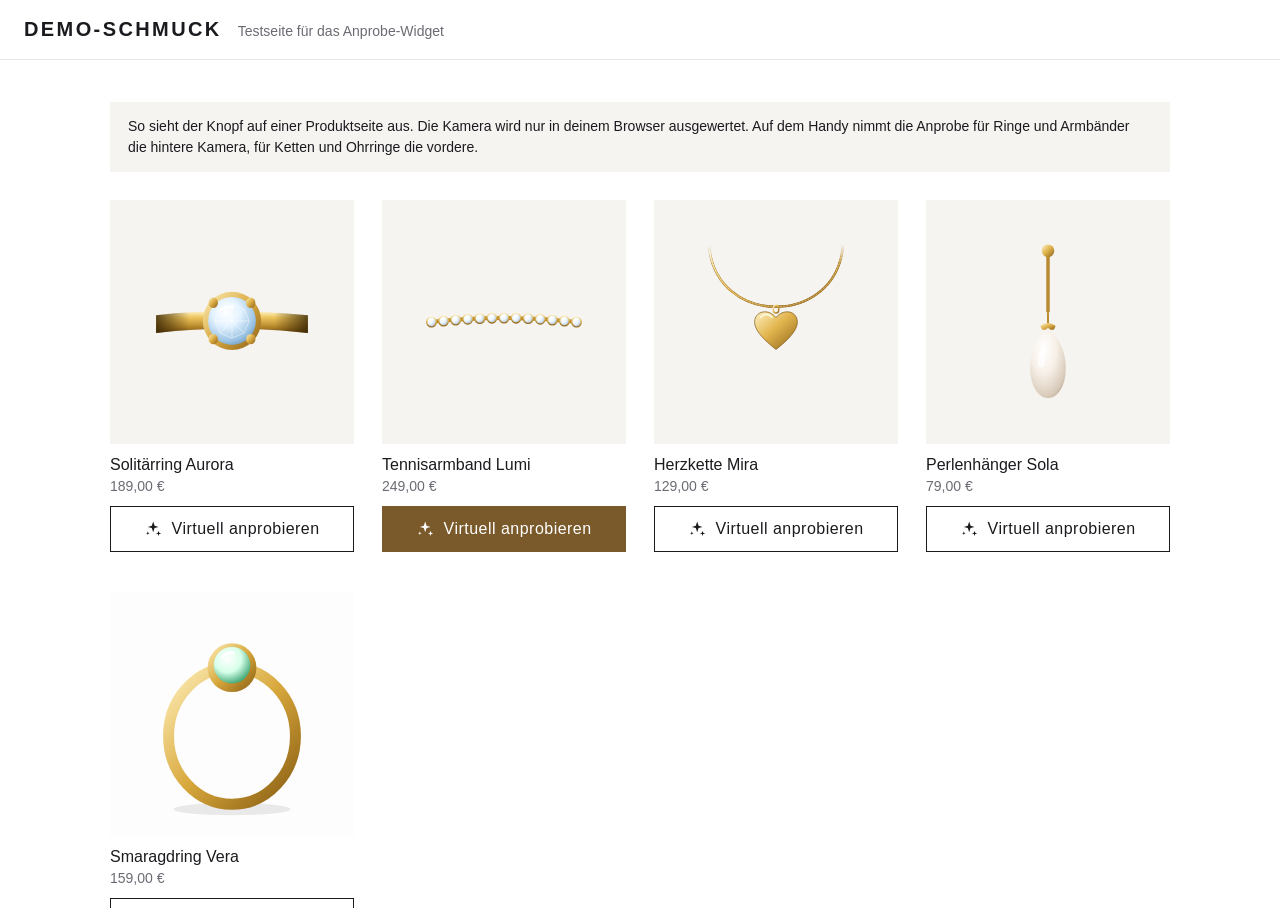
<file: anprobe-widget/index.html>
<!doctype html>
<html lang="de">
<head>
<meta charset="utf-8">
<meta name="viewport" content="width=device-width, initial-scale=1">
<meta http-equiv="refresh" content="0; url=demo/">
<title>Anprobe-Widget</title>
</head>
<body>
<p><a href="demo/">Zur Demo</a></p>
</body>
</html>
</file>
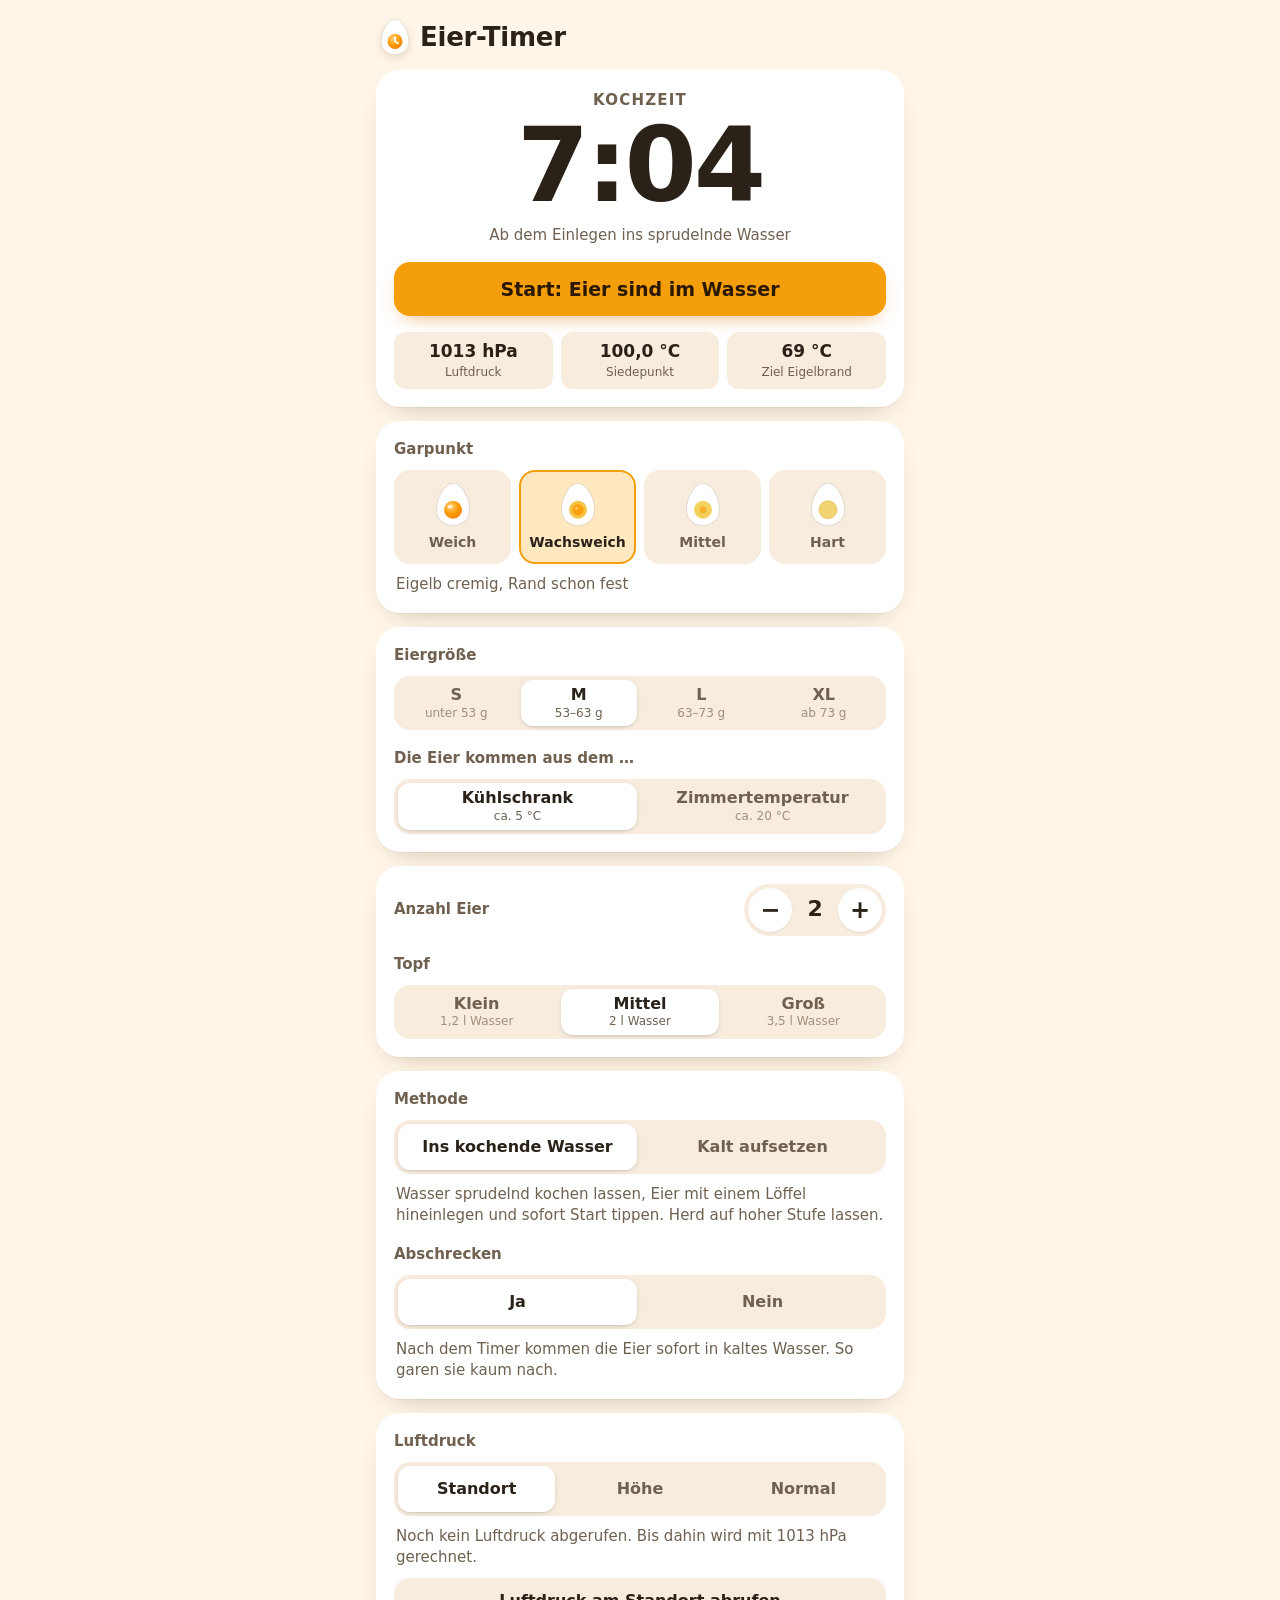
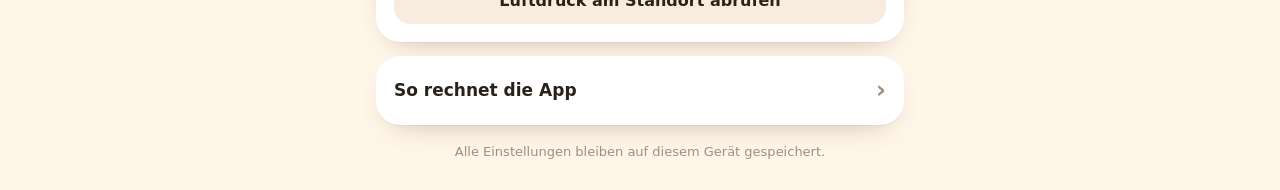
<file: eier/index.html>
<!DOCTYPE html>
<html lang="de">
<head>
<meta charset="UTF-8">
<meta name="viewport" content="width=device-width, initial-scale=1, viewport-fit=cover">
<title>Eier-Timer</title>
<meta name="description" content="Präziser Eier-Timer: berechnet die Kochzeit aus Luftdruck, Eiergröße, Starttemperatur, Garstufe, Eieranzahl und Topf.">
<meta name="color-scheme" content="light dark">
<meta name="theme-color" content="#FFF6E9" media="(prefers-color-scheme: light)">
<meta name="theme-color" content="#16120E" media="(prefers-color-scheme: dark)">
<meta name="apple-mobile-web-app-capable" content="yes">
<meta name="mobile-web-app-capable" content="yes">
<meta name="apple-mobile-web-app-title" content="Eier-Timer">
<meta name="apple-mobile-web-app-status-bar-style" content="default">
<link rel="manifest" href="manifest.webmanifest">
<link rel="icon" type="image/png" href="icons/icon-192.png">
<link rel="apple-touch-icon" href="icons/apple-touch-icon.png">
<link rel="stylesheet" href="styles.css">
</head>
<body>

<svg width="0" height="0" style="position:absolute" aria-hidden="true">
  <defs>
    <radialGradient id="glanz" cx="38%" cy="32%" r="70%">
      <stop offset="0" stop-color="#FFD27A"/>
      <stop offset=".55" stop-color="#FF9F0A"/>
      <stop offset="1" stop-color="#F08400"/>
    </radialGradient>
    <symbol id="ei-schale" viewBox="0 0 48 60">
      <path d="M24 2C36 2 46 22 46 37C46 50 36 58 24 58C12 58 2 50 2 37C2 22 12 2 24 2Z"/>
    </symbol>
  </defs>
</svg>

<main class="app">
  <header class="kopf">
    <svg class="logo" viewBox="0 0 48 60" aria-hidden="true">
      <use href="#ei-schale" class="ei-weiss"/>
      <circle cx="24" cy="37" r="12" fill="url(#glanz)"/>
      <path d="M24 37V30M24 37l5 3" stroke="#fff" stroke-width="2.6" stroke-linecap="round" fill="none"/>
    </svg>
    <h1>Eier-Timer</h1>
  </header>

  <!-- Ergebnis -->
  <section class="karte ergebnis" aria-labelledby="erg-titel">
    <p class="erg-label" id="erg-titel">Kochzeit</p>
    <p class="erg-zeit" id="erg-zeit">–:––</p>
    <p class="erg-unter" id="erg-unter"></p>
    <p class="erg-warnung" id="erg-warnung" hidden></p>
    <button class="knopf haupt" id="start" type="button">Start</button>
    <ul class="werte" id="werte" aria-label="Berechnete Werte"></ul>
  </section>

  <!-- Einstellungen -->
  <section class="karte">
    <fieldset class="gruppe">
      <legend>Garpunkt</legend>
      <div class="kacheln" id="garstufen"></div>
    </fieldset>
  </section>

  <section class="karte">
    <fieldset class="gruppe">
      <legend>Eiergröße</legend>
      <div class="segment" id="groessen"></div>
    </fieldset>
    <fieldset class="gruppe">
      <legend>Die Eier kommen aus dem …</legend>
      <div class="segment" id="starttemp"></div>
    </fieldset>
  </section>

  <section class="karte">
    <div class="gruppe zeile">
      <span class="legende" id="anzahl-label">Anzahl Eier</span>
      <div class="zaehler" role="group" aria-labelledby="anzahl-label">
        <button type="button" class="rund" id="weniger" aria-label="Ein Ei weniger">−</button>
        <output id="anzahl" aria-live="polite">2</output>
        <button type="button" class="rund" id="mehr" aria-label="Ein Ei mehr">+</button>
      </div>
    </div>
    <fieldset class="gruppe">
      <legend>Topf</legend>
      <div class="segment" id="toepfe"></div>
      <p class="hinweis warn" id="topf-hinweis" hidden></p>
    </fieldset>
  </section>

  <section class="karte">
    <fieldset class="gruppe">
      <legend>Methode</legend>
      <div class="segment" id="methode"></div>
      <p class="hinweis" id="methode-hinweis"></p>
    </fieldset>
    <fieldset class="gruppe">
      <legend>Abschrecken</legend>
      <div class="segment" id="abschrecken"></div>
      <p class="hinweis" id="abschreck-hinweis"></p>
    </fieldset>
  </section>

  <section class="karte">
    <fieldset class="gruppe">
      <legend>Luftdruck</legend>
      <div class="segment" id="druckquelle"></div>
      <div class="druck-panel" id="panel-standort">
        <p class="hinweis" id="standort-status"></p>
        <button type="button" class="knopf zweit" id="standort-holen">Luftdruck am Standort abrufen</button>
      </div>
      <div class="druck-panel" id="panel-hoehe" hidden>
        <label class="eingabe">
          <span>Höhe über dem Meer</span>
          <span class="feld"><input type="number" id="hoehe" inputmode="numeric" min="-400" max="6000" step="10" value="0"><span>m</span></span>
        </label>
        <p class="hinweis" id="hoehe-status"></p>
      </div>
      <div class="druck-panel" id="panel-normal" hidden>
        <p class="hinweis">Gerechnet wird mit 1013 hPa, dem Normaldruck auf Meereshöhe.</p>
      </div>
    </fieldset>
  </section>

  <details class="karte details">
    <summary>So rechnet die App</summary>
    <dl class="tabelle" id="details"></dl>
    <div class="text">
      <p>Das Ei wird als Kugel aus Eimasse gerechnet, in die Wärme von außen nach innen wandert. Das ist das Modell von Charles Williams. Seine bekannte Formel ist der Sonderfall für Wasser mit gleichbleibender Temperatur.</p>
      <p>Die App rechnet die vollständige Lösung Sekunde für Sekunde und koppelt sie an die Wassertemperatur. Deshalb kann sie berücksichtigen, dass viele kalte Eier das Wasser kurz abkühlen und dass beim kalten Aufsetzen schon während des Aufheizens Wärme ins Ei geht. Fertig ist das Ei, wenn der Rand des Eigelbs die Zieltemperatur der Garstufe erreicht, einschließlich der Wärme, die nach dem Herausnehmen noch nach innen wandert.</p>
      <p>Der Siedepunkt folgt aus dem Luftdruck: Bei niedrigerem Druck kocht Wasser früher, aber kühler, und die Eier brauchen länger.</p>
    </div>
    <button type="button" class="knopf zweit klein" id="ton-test">Ton testen</button>
  </details>

  <p class="fuss">Alle Einstellungen bleiben auf diesem Gerät gespeichert.</p>
</main>

<!-- Timer -->
<div class="timer" id="timer" hidden role="dialog" aria-modal="true" aria-labelledby="t-phase">
  <div class="timer-inhalt">
    <p class="t-phase" id="t-phase">Eier kochen</p>
    <p class="t-info" id="t-info"></p>
    <div class="ring-box">
      <svg class="ring" viewBox="0 0 120 120" aria-hidden="true">
        <circle class="ring-bahn" cx="60" cy="60" r="54"/>
        <circle class="ring-fort" id="ring" cx="60" cy="60" r="54"/>
      </svg>
      <div class="ring-mitte">
        <p class="t-zeit" id="t-zeit" role="timer">0:00</p>
        <p class="t-unter" id="t-unter"></p>
      </div>
    </div>
    <p class="t-hinweis" id="t-hinweis"></p>
    <div class="t-knoepfe">
      <button type="button" class="knopf haupt gross" id="t-kocht" hidden>Wasser kocht jetzt</button>
      <button type="button" class="knopf haupt gross" id="t-aus" hidden>Alarm aus</button>
      <button type="button" class="knopf zweit" id="t-pause" hidden>Pause</button>
      <button type="button" class="knopf leise" id="t-abbruch">Abbrechen</button>
    </div>
    <p class="t-wach" id="t-wach"></p>
  </div>
</div>

<script src="config.js"></script>
<script src="physik.js"></script>
<script src="app.js"></script>
<script>
if ('serviceWorker' in navigator) addEventListener('load', () => navigator.serviceWorker.register('sw.js').catch(() => {}));
</script>
</body>
</html>
</file>
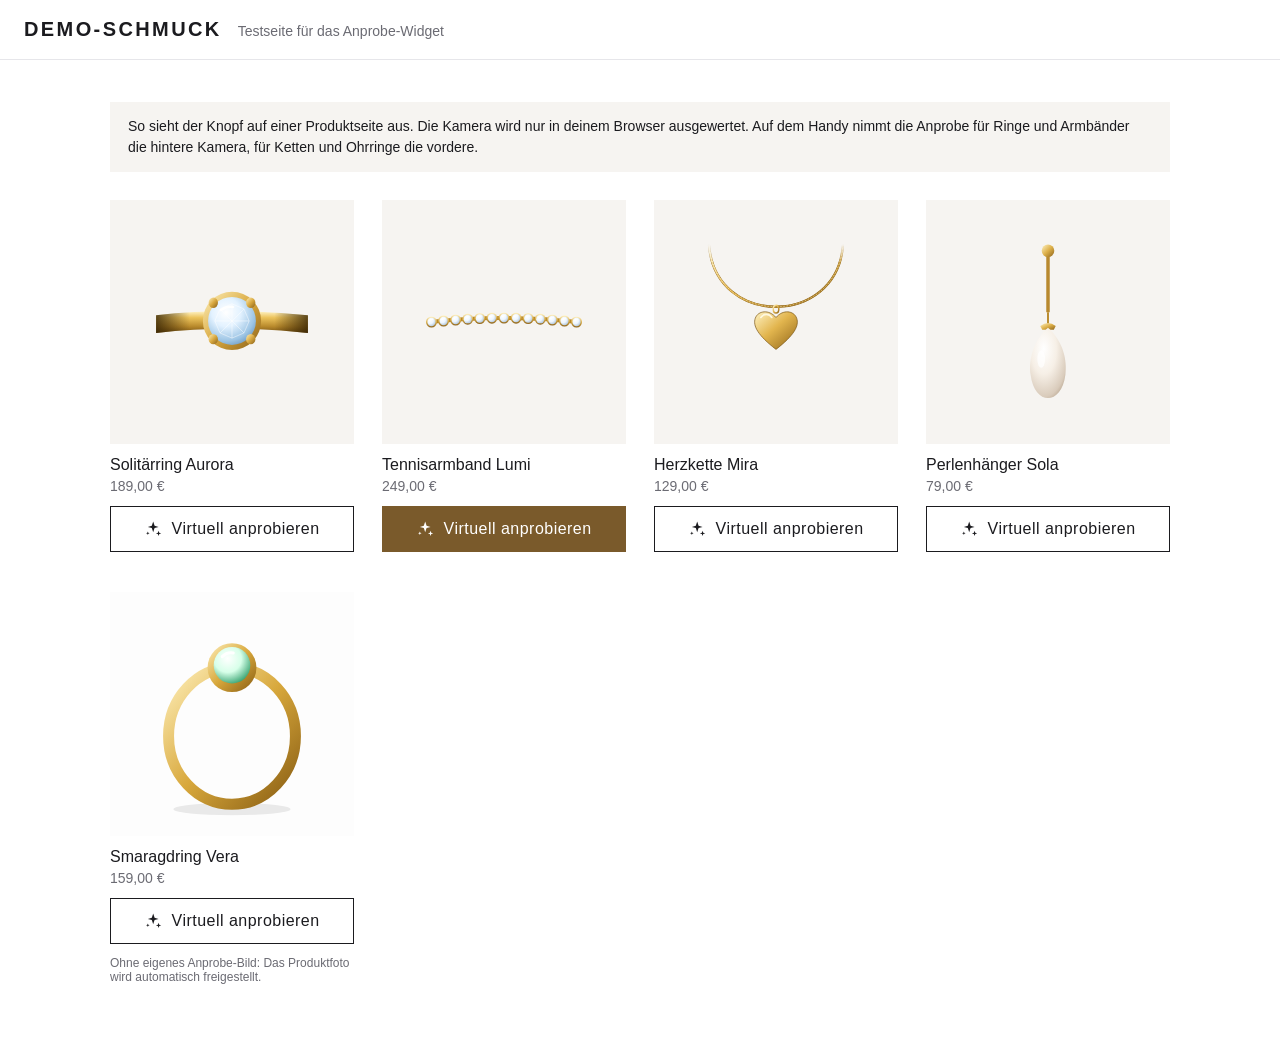
<file: anprobe-widget/demo/index.html>
<!doctype html>
<html lang="de">
<head>
<meta charset="utf-8">
<meta name="viewport" content="width=device-width, initial-scale=1">
<title>Anprobe-Widget – Demo</title>
<style>
  :root { --text: #1b1b1f; --leise: #6b6b73; --linie: #e6e6ea; --flaeche: #f6f4f1; }
  * { box-sizing: border-box; }
  body { margin: 0; font-family: "Helvetica Neue", Arial, sans-serif; color: var(--text); background: #fff; }
  header { padding: 18px 24px; border-bottom: 1px solid var(--linie); display: flex; align-items: baseline; gap: 16px; }
  header b { font-size: 20px; letter-spacing: .12em; text-transform: uppercase; }
  header span { color: var(--leise); font-size: 14px; }
  main { max-width: 1100px; margin: 0 auto; padding: 28px 20px 60px; }
  .hinweis { background: var(--flaeche); padding: 14px 18px; font-size: 14px; line-height: 1.5; margin-bottom: 28px; }
  .raster { display: grid; grid-template-columns: repeat(auto-fill, minmax(240px, 1fr)); gap: 28px; }
  .produkt img { width: 100%; aspect-ratio: 1; object-fit: contain; padding: 18%; background: var(--flaeche); display: block; }
  .produkt img.foto { padding: 0; }
  .produkt h2 { font-size: 16px; font-weight: 500; margin: 12px 0 4px; }
  .produkt .preis { color: var(--leise); font-size: 14px; }
  .produkt small { display: block; color: var(--leise); font-size: 12px; margin-top: 4px; }
</style>
</head>
<body>
<header><b>Demo-Schmuck</b><span>Testseite für das Anprobe-Widget</span></header>
<main>
  <p class="hinweis">
    So sieht der Knopf auf einer Produktseite aus. Die Kamera wird nur in deinem
    Browser ausgewertet. Auf dem Handy nimmt die Anprobe für Ringe und Armbänder die
    hintere Kamera, für Ketten und Ohrringe die vordere.
  </p>
  <div class="raster">

    <article class="produkt">
      <img src="schmuck/ring-gold.svg" alt="">
      <h2>Solitärring Aurora</h2>
      <div class="preis">189,00 €</div>
      <div data-anprobe data-titel="Solitärring Aurora" data-typ="Ringe">
        <span hidden data-anprobe-bild data-url="schmuck/ring-gold.svg" data-name="Gold"></span>
        <span hidden data-anprobe-bild data-url="schmuck/ring-silber.svg" data-name="Silber"></span>
      </div>
    </article>

    <article class="produkt">
      <img src="schmuck/armband.svg" alt="">
      <h2>Tennisarmband Lumi</h2>
      <div class="preis">249,00 €</div>
      <div data-anprobe data-titel="Tennisarmband Lumi" data-typ="Armbänder" data-voll data-farbe="#7a5a2b">
        <span hidden data-anprobe-bild data-url="schmuck/armband.svg"></span>
      </div>
    </article>

    <article class="produkt">
      <img src="schmuck/kette.svg" alt="">
      <h2>Herzkette Mira</h2>
      <div class="preis">129,00 €</div>
      <div data-anprobe data-titel="Herzkette Mira" data-typ="Ketten">
        <span hidden data-anprobe-bild data-url="schmuck/kette.svg"></span>
      </div>
    </article>

    <article class="produkt">
      <img src="schmuck/ohrring.svg" alt="">
      <h2>Perlenhänger Sola</h2>
      <div class="preis">79,00 €</div>
      <div data-anprobe data-titel="Perlenhänger Sola" data-typ="Ohrringe" data-mm="38">
        <span hidden data-anprobe-bild data-url="schmuck/ohrring.svg"></span>
      </div>
    </article>

    <article class="produkt">
      <img class="foto" src="schmuck/produktfoto-ring.svg" alt="">
      <h2>Smaragdring Vera</h2>
      <div class="preis">159,00 €</div>
      <div data-anprobe data-titel="Smaragdring Vera" data-typ="Ringe">
        <span hidden data-anprobe-bild data-ersatz data-url="schmuck/produktfoto-ring.svg"></span>
      </div>
      <small>Ohne eigenes Anprobe-Bild: Das Produktfoto wird automatisch freigestellt.</small>
    </article>

  </div>
</main>
<script type="module" src="../anprobe.js"></script>
</body>
</html>
</file>
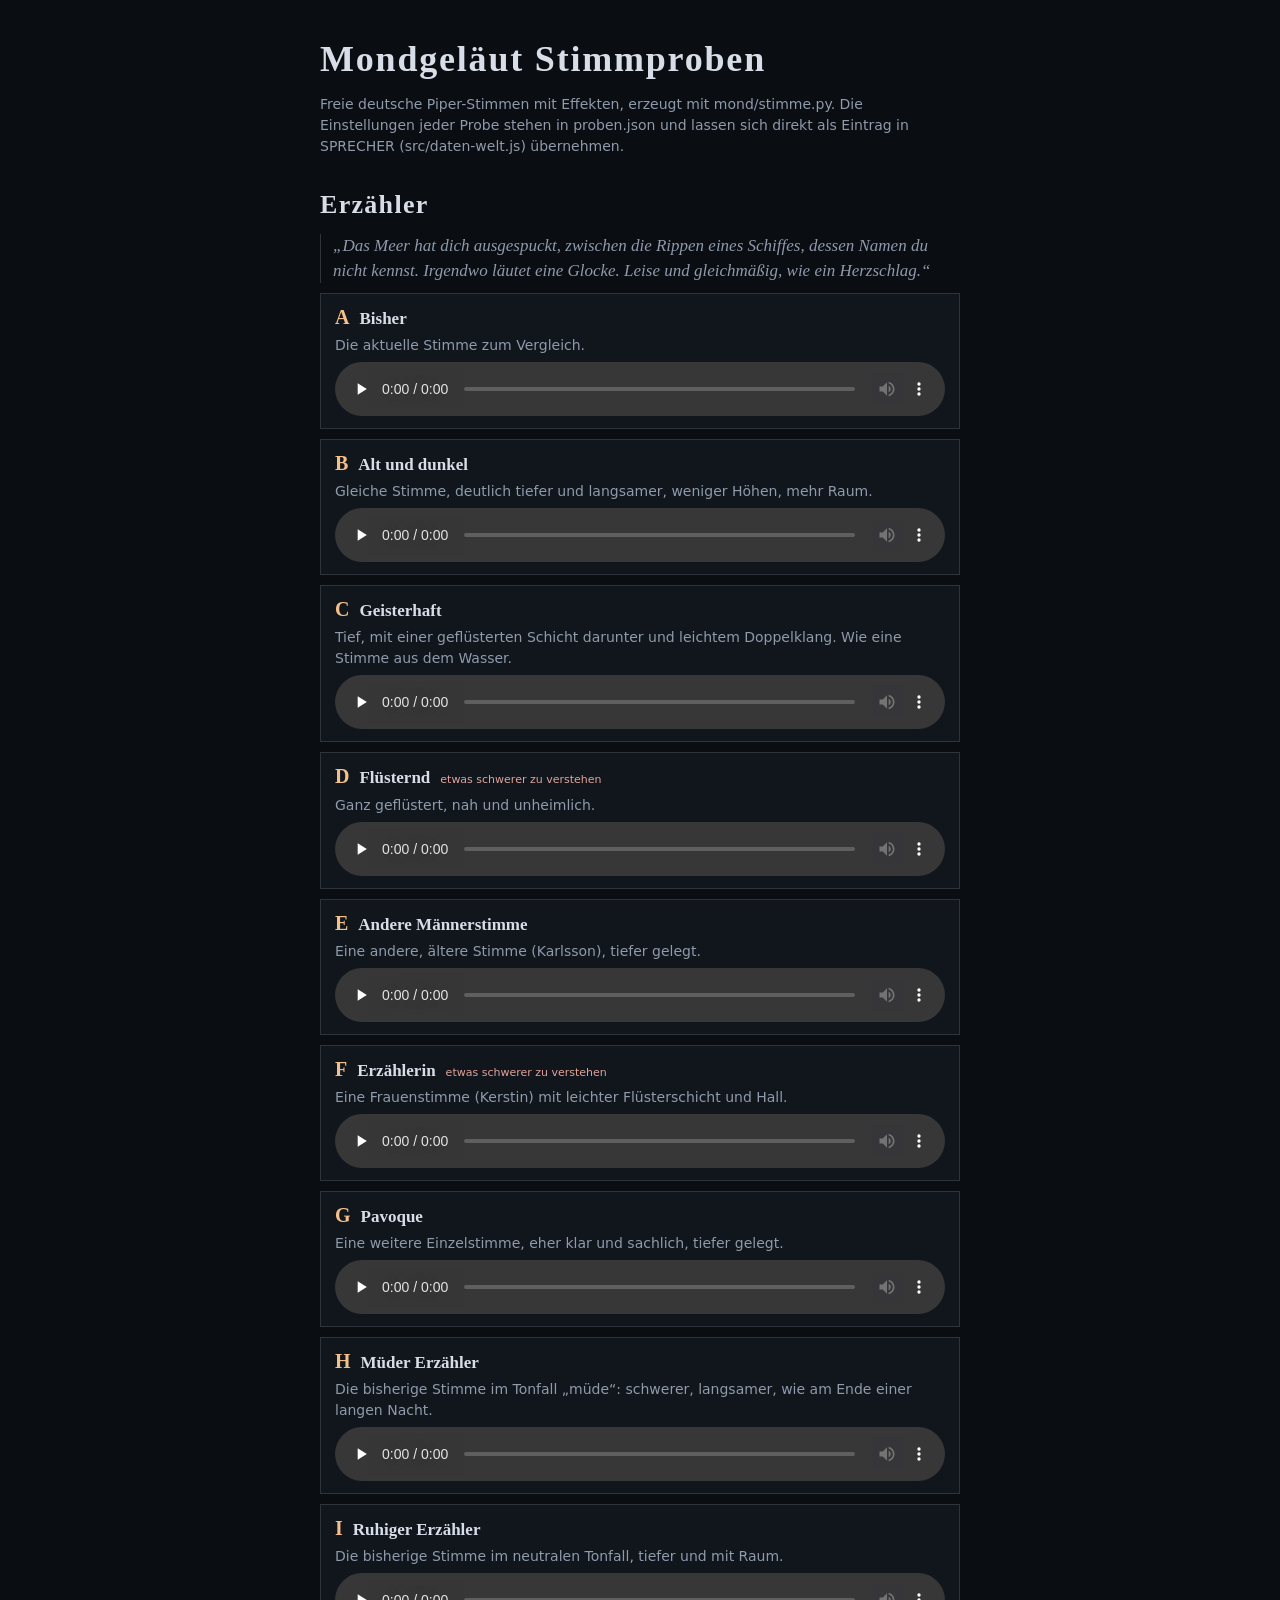
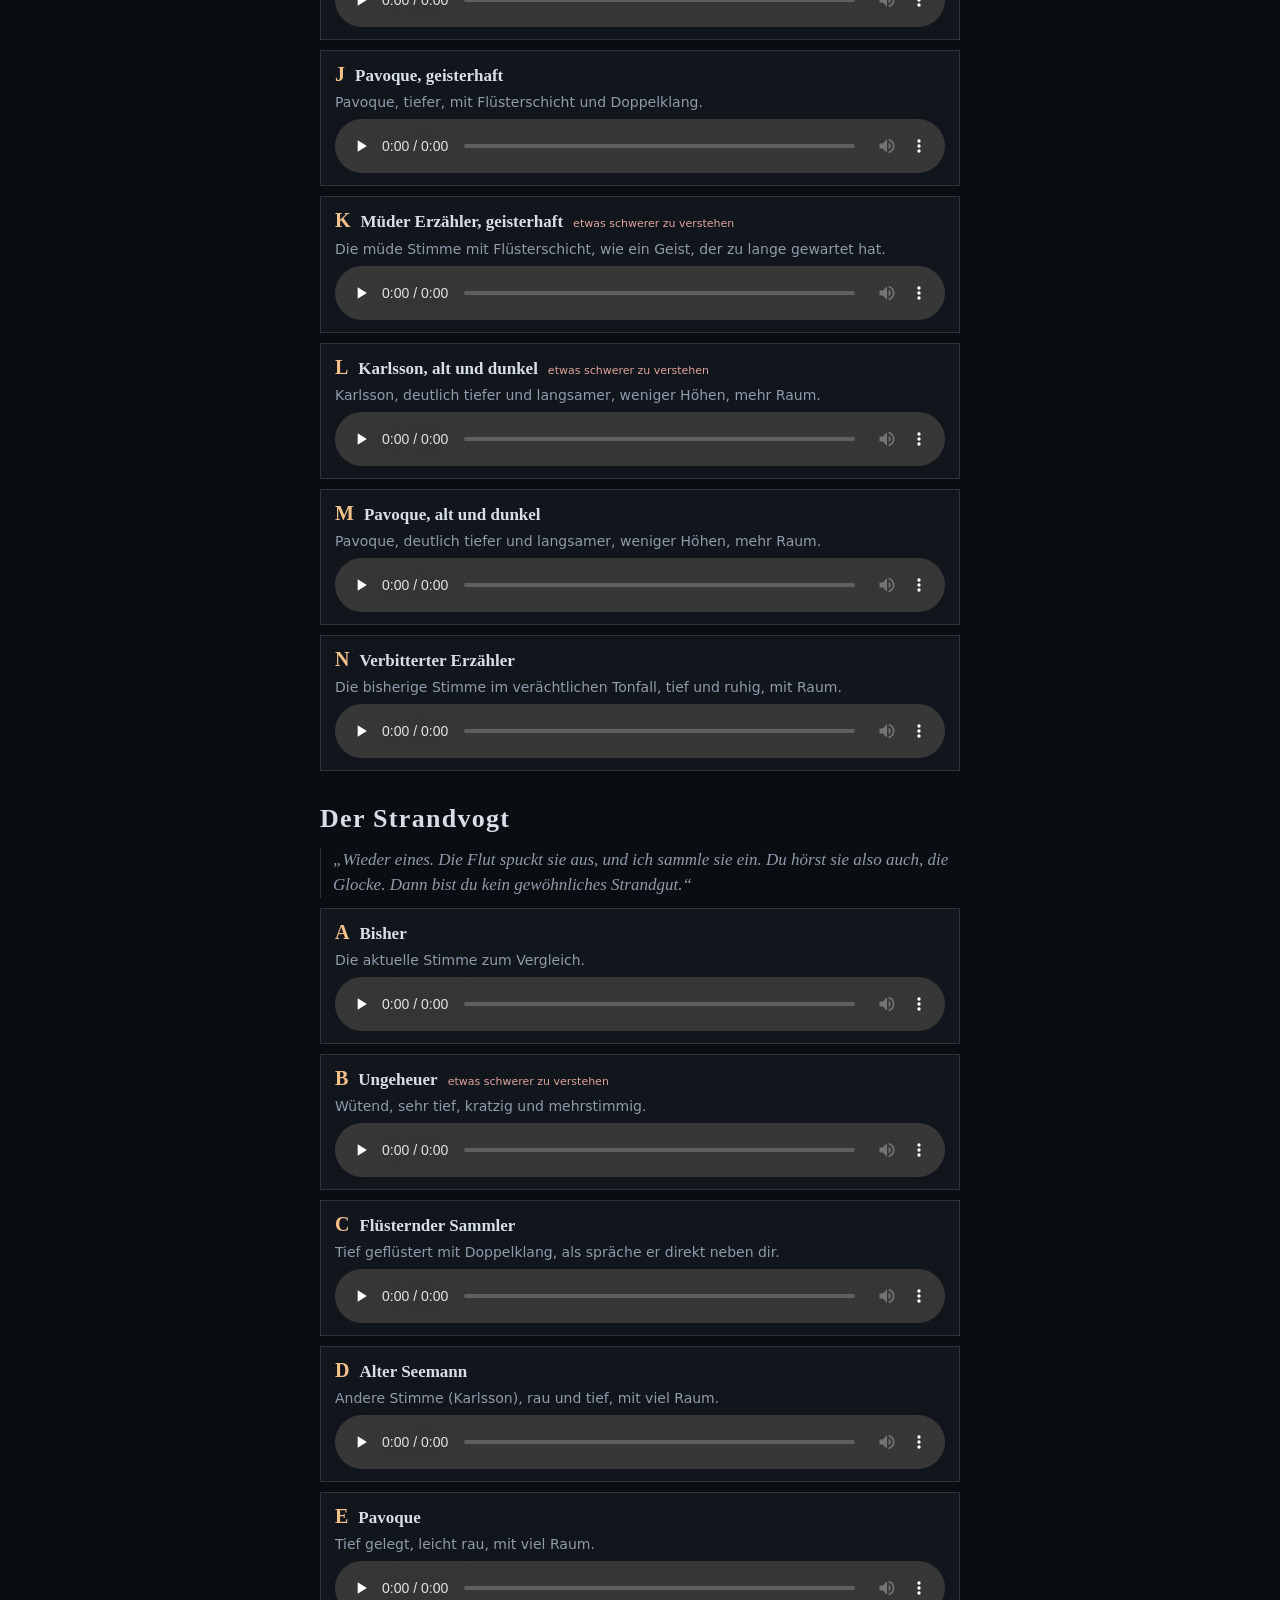
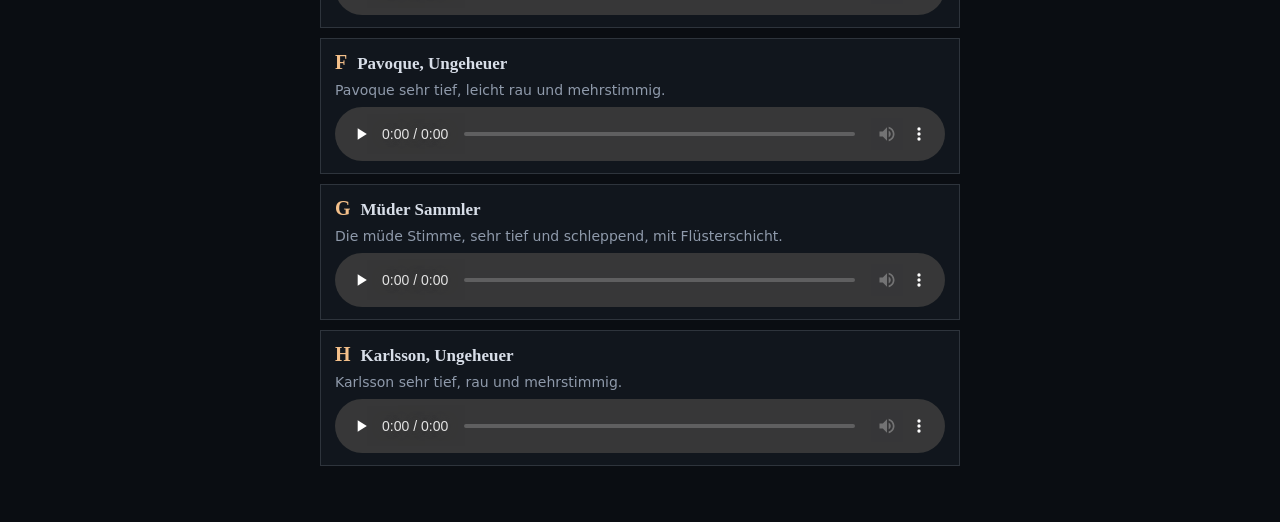
<file: mond/stimmproben/index.html>
<!DOCTYPE html>
<html lang="de">
<head>
<meta charset="UTF-8">
<meta name="viewport" content="width=device-width, initial-scale=1">
<title>Mondgeläut Stimmproben</title>
<style>
:root { color-scheme: dark; }
body { margin: 0; padding: 32px 16px 56px; background: #0A0D12; color: #D8DEE8; font: 15px/1.5 system-ui, -apple-system, 'Segoe UI', sans-serif; }
main { max-width: 640px; margin: 0 auto; display: grid; gap: 28px; }
h1, h2 { font-family: Garamond, 'Times New Roman', serif; margin: 0; letter-spacing: .05em; }
h1 { font-size: 36px; } h2 { font-size: 26px; }
p { margin: 0; }
.note, .desc { color: #8F9AAB; font-size: 14px; }
blockquote { margin: 0; color: #8F9AAB; font: italic 17px/1.45 Garamond, serif; border-left: 1px solid rgba(196,208,224,.2); padding-left: 12px; }
section { display: grid; gap: 10px; }
.card { display: grid; gap: 6px; padding: 12px 14px; background: #11161D; border: 1px solid rgba(196,208,224,.16); }
.lbl { display: flex; gap: 10px; align-items: baseline; flex-wrap: wrap; }
.lbl b { color: #F4C08A; font: 600 20px Garamond, serif; }
.lbl span { font: 600 17px Garamond, serif; }
.hint { font-style: normal; font-size: 11px; color: #E0A39B; }
audio { width: 100%; }
</style>
</head>
<body>
<main>
<header style="display:grid;gap:8px"><h1>Mondgeläut Stimmproben</h1>
<p class="note">Freie deutsche Piper-Stimmen mit Effekten, erzeugt mit mond/stimme.py. Die Einstellungen jeder Probe stehen in proben.json und lassen sich direkt als Eintrag in SPRECHER (src/daten-welt.js) übernehmen.</p></header>
<section><h2>Erzähler</h2><blockquote>„Das Meer hat dich ausgespuckt, zwischen die Rippen eines Schiffes, dessen Namen du nicht kennst. Irgendwo läutet eine Glocke. Leise und gleichmäßig, wie ein Herzschlag.“</blockquote>
<article class="card"><p class="lbl"><b>A</b><span>Bisher</span></p>
<p class="desc">Die aktuelle Stimme zum Vergleich.</p><audio controls preload="none" src="erzaehler-A-bisher.mp3"></audio></article><article class="card"><p class="lbl"><b>B</b><span>Alt und dunkel</span></p>
<p class="desc">Gleiche Stimme, deutlich tiefer und langsamer, weniger Höhen, mehr Raum.</p><audio controls preload="none" src="erzaehler-B-alt-und-dunkel.mp3"></audio></article><article class="card"><p class="lbl"><b>C</b><span>Geisterhaft</span></p>
<p class="desc">Tief, mit einer geflüsterten Schicht darunter und leichtem Doppelklang. Wie eine Stimme aus dem Wasser.</p><audio controls preload="none" src="erzaehler-C-geisterhaft.mp3"></audio></article><article class="card"><p class="lbl"><b>D</b><span>Flüsternd</span><em class="hint">etwas schwerer zu verstehen</em></p>
<p class="desc">Ganz geflüstert, nah und unheimlich.</p><audio controls preload="none" src="erzaehler-D-fluesternd.mp3"></audio></article><article class="card"><p class="lbl"><b>E</b><span>Andere Männerstimme</span></p>
<p class="desc">Eine andere, ältere Stimme (Karlsson), tiefer gelegt.</p><audio controls preload="none" src="erzaehler-E-andere-maennerstimme.mp3"></audio></article><article class="card"><p class="lbl"><b>F</b><span>Erzählerin</span><em class="hint">etwas schwerer zu verstehen</em></p>
<p class="desc">Eine Frauenstimme (Kerstin) mit leichter Flüsterschicht und Hall.</p><audio controls preload="none" src="erzaehler-F-erzaehlerin.mp3"></audio></article><article class="card"><p class="lbl"><b>G</b><span>Pavoque</span></p>
<p class="desc">Eine weitere Einzelstimme, eher klar und sachlich, tiefer gelegt.</p><audio controls preload="none" src="erzaehler-G-pavoque.mp3"></audio></article><article class="card"><p class="lbl"><b>H</b><span>Müder Erzähler</span></p>
<p class="desc">Die bisherige Stimme im Tonfall „müde“: schwerer, langsamer, wie am Ende einer langen Nacht.</p><audio controls preload="none" src="erzaehler-H-mueder-erzaehler.mp3"></audio></article><article class="card"><p class="lbl"><b>I</b><span>Ruhiger Erzähler</span></p>
<p class="desc">Die bisherige Stimme im neutralen Tonfall, tiefer und mit Raum.</p><audio controls preload="none" src="erzaehler-I-ruhiger-erzaehler.mp3"></audio></article><article class="card"><p class="lbl"><b>J</b><span>Pavoque, geisterhaft</span></p>
<p class="desc">Pavoque, tiefer, mit Flüsterschicht und Doppelklang.</p><audio controls preload="none" src="erzaehler-J-pavoque-geisterhaft.mp3"></audio></article><article class="card"><p class="lbl"><b>K</b><span>Müder Erzähler, geisterhaft</span><em class="hint">etwas schwerer zu verstehen</em></p>
<p class="desc">Die müde Stimme mit Flüsterschicht, wie ein Geist, der zu lange gewartet hat.</p><audio controls preload="none" src="erzaehler-K-mueder-erzaehler-geisterhaft.mp3"></audio></article><article class="card"><p class="lbl"><b>L</b><span>Karlsson, alt und dunkel</span><em class="hint">etwas schwerer zu verstehen</em></p>
<p class="desc">Karlsson, deutlich tiefer und langsamer, weniger Höhen, mehr Raum.</p><audio controls preload="none" src="erzaehler-L-karlsson-alt-und-dunkel.mp3"></audio></article><article class="card"><p class="lbl"><b>M</b><span>Pavoque, alt und dunkel</span></p>
<p class="desc">Pavoque, deutlich tiefer und langsamer, weniger Höhen, mehr Raum.</p><audio controls preload="none" src="erzaehler-M-pavoque-alt-und-dunkel.mp3"></audio></article><article class="card"><p class="lbl"><b>N</b><span>Verbitterter Erzähler</span></p>
<p class="desc">Die bisherige Stimme im verächtlichen Tonfall, tief und ruhig, mit Raum.</p><audio controls preload="none" src="erzaehler-N-verbitterter-erzaehler.mp3"></audio></article></section>
<section><h2>Der Strandvogt</h2><blockquote>„Wieder eines. Die Flut spuckt sie aus, und ich sammle sie ein. Du hörst sie also auch, die Glocke. Dann bist du kein gewöhnliches Strandgut.“</blockquote>
<article class="card"><p class="lbl"><b>A</b><span>Bisher</span></p>
<p class="desc">Die aktuelle Stimme zum Vergleich.</p><audio controls preload="none" src="strandvogt-A-bisher.mp3"></audio></article><article class="card"><p class="lbl"><b>B</b><span>Ungeheuer</span><em class="hint">etwas schwerer zu verstehen</em></p>
<p class="desc">Wütend, sehr tief, kratzig und mehrstimmig.</p><audio controls preload="none" src="strandvogt-B-ungeheuer.mp3"></audio></article><article class="card"><p class="lbl"><b>C</b><span>Flüsternder Sammler</span></p>
<p class="desc">Tief geflüstert mit Doppelklang, als spräche er direkt neben dir.</p><audio controls preload="none" src="strandvogt-C-fluesternder-sammler.mp3"></audio></article><article class="card"><p class="lbl"><b>D</b><span>Alter Seemann</span></p>
<p class="desc">Andere Stimme (Karlsson), rau und tief, mit viel Raum.</p><audio controls preload="none" src="strandvogt-D-alter-seemann.mp3"></audio></article><article class="card"><p class="lbl"><b>E</b><span>Pavoque</span></p>
<p class="desc">Tief gelegt, leicht rau, mit viel Raum.</p><audio controls preload="none" src="strandvogt-E-pavoque.mp3"></audio></article><article class="card"><p class="lbl"><b>F</b><span>Pavoque, Ungeheuer</span></p>
<p class="desc">Pavoque sehr tief, leicht rau und mehrstimmig.</p><audio controls preload="none" src="strandvogt-F-pavoque-ungeheuer.mp3"></audio></article><article class="card"><p class="lbl"><b>G</b><span>Müder Sammler</span></p>
<p class="desc">Die müde Stimme, sehr tief und schleppend, mit Flüsterschicht.</p><audio controls preload="none" src="strandvogt-G-mueder-sammler.mp3"></audio></article><article class="card"><p class="lbl"><b>H</b><span>Karlsson, Ungeheuer</span></p>
<p class="desc">Karlsson sehr tief, rau und mehrstimmig.</p><audio controls preload="none" src="strandvogt-H-karlsson-ungeheuer.mp3"></audio></article></section>
</main>
</body>
</html>
</file>
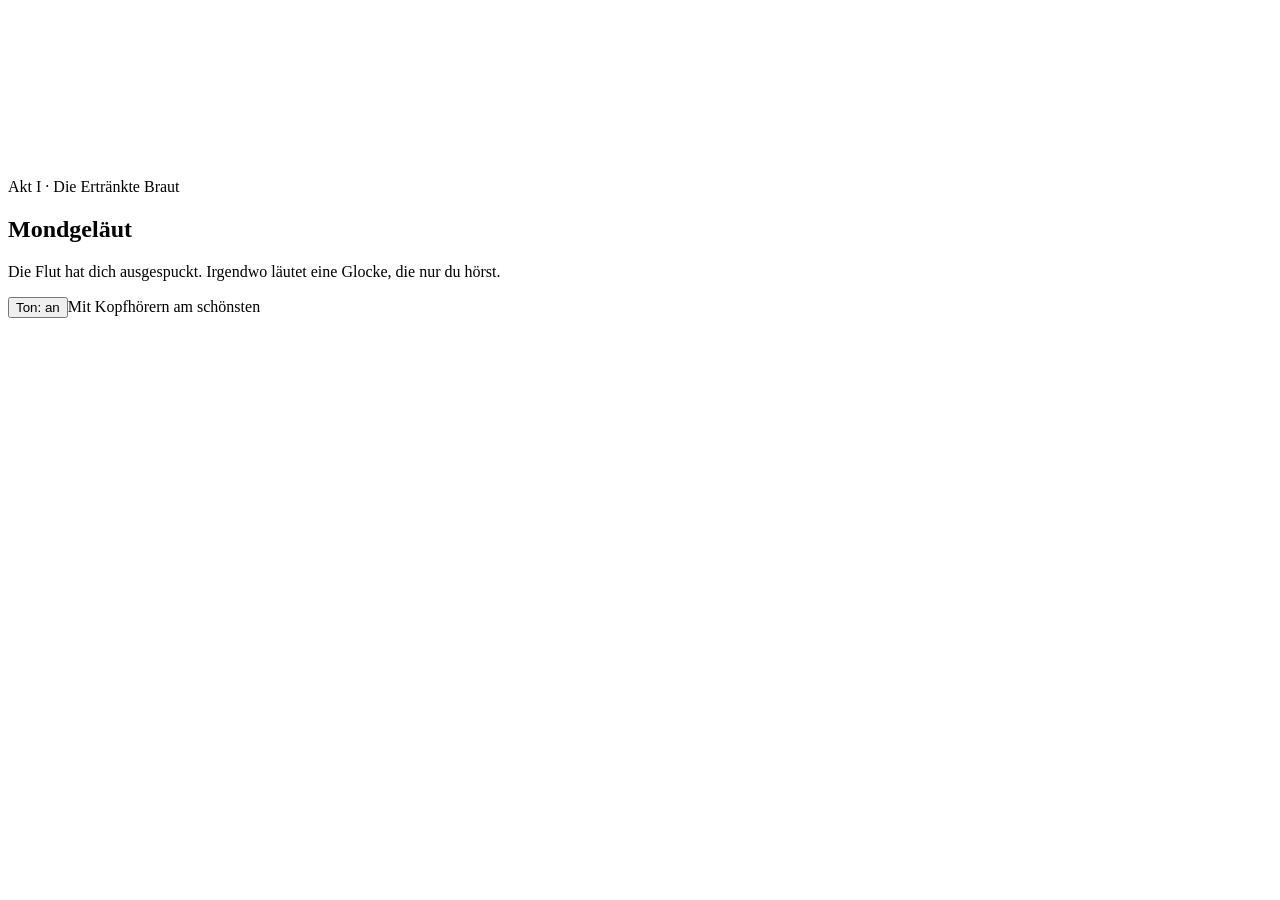
<file: mond/src/shell.html>
<!DOCTYPE html>
<html lang="de">
<head>
<meta charset="UTF-8">
<meta name="viewport" content="width=device-width, initial-scale=1.0, viewport-fit=cover, user-scalable=no">
<title>Mondgeläut</title>
<meta name="description" content="Mondgeläut, Akt I: ein düsteres Abenteuer im Couchclub. Erkunde Strandung, Salzmarsch und die versunkene Stadt Velmora, kämpfe im richtigen Moment und finde heraus, warum nur du die Glocke hörst.">
<meta name="theme-color" content="#050608">
<style>/*@FONTS@*/</style>
<style>/*@CSS@*/</style>
</head>
<body>
<div class="app" id="app">
  <canvas id="stage" aria-hidden="true"></canvas>

  <!-- ===================== TITEL ===================== -->
  <section class="screen title" id="title">
    <div class="t-head">
      <p class="eyebrow">Akt I · Die Ertränkte Braut</p>
      <h1>Mondgeläut</h1>
      <p class="lede">Die Flut hat dich ausgespuckt. Irgendwo läutet eine Glocke, die nur du hörst.</p>
    </div>
    <div class="t-actions" id="tActions"></div>
    <p class="t-foot"><button type="button" class="link" id="btnSound">Ton: an</button><button type="button" class="link" id="btnVoice" hidden>Stimme: an</button><button type="button" class="link" id="btnLeave" hidden>Zum Couchclub</button><span id="tHint">Mit Kopfhörern am schönsten</span></p>
  </section>

  <!-- ===================== PROLOG ===================== -->
  <section class="screen prolog" id="prolog" hidden>
    <p class="p-text" id="pText" aria-live="polite"></p>
    <button type="button" class="link p-skip" id="pSkip">Überspringen</button>
  </section>

  <!-- ===================== ERKUNDUNG ===================== -->
  <section class="screen welt" id="welt" hidden>
    <div class="w-top">
      <div class="w-stat">
        <div class="bar w-hp" id="wHpBar"><i class="lag" id="wLag"></i><i class="fill" id="wHp"></i></div>
        <div class="w-sub"><span class="w-phiolen" id="wPhiolen"></span><span class="w-glut"><small>Glut</small><b id="wGlut">0</b></span></div>
      </div>
      <button type="button" class="icon-btn" id="btnKarte" aria-label="Karte">
        <svg viewBox="0 0 24 24" aria-hidden="true"><path d="M4 6.5l5-2 6 2 5-2v13l-5 2-6-2-5 2zM9 4.5v13M15 6.5v13" fill="none" stroke="currentColor" stroke-width="1.7" stroke-linejoin="round"/></svg>
      </button>
      <button type="button" class="icon-btn" id="btnMenue" aria-label="Ausrüstung und Einstellungen">
        <svg viewBox="0 0 24 24" aria-hidden="true"><path d="M5 7h14M5 12h14M5 17h14" fill="none" stroke="currentColor" stroke-width="2" stroke-linecap="round"/></svg>
      </button>
    </div>
    <p class="w-ort" id="wOrt"></p>
    <p class="w-hinweis" id="wHinweis" hidden></p>
    <div class="w-stick" id="wStick" aria-label="Laufen: hier tippen und ziehen"><div class="w-ring" id="wRing"><i id="wKnopf"></i></div><span class="w-stick-hilfe" id="wStickHilfe">Ziehen zum Laufen</span></div>
    <div class="w-knoepfe">
      <button type="button" class="w-aktion" id="wAktion" hidden><b id="wAktionT">Untersuchen</b></button>
      <button type="button" class="cb sm" data-w="rolle" aria-label="Ausweichen">
        <svg viewBox="0 0 24 24" aria-hidden="true"><path d="M12 6l-6 6 6 6M19 6l-6 6 6 6" fill="none" stroke="currentColor" stroke-width="2" stroke-linecap="round" stroke-linejoin="round"/></svg><span>Rolle</span>
      </button>
      <button type="button" class="cb" data-w="angriff" aria-label="Angriff">
        <svg viewBox="0 0 24 24" aria-hidden="true"><path d="M5 19l3.2-3.2M6.8 13.8l3.4 3.4M9.3 14.7L19 5V4h-1L8.3 13.7" fill="none" stroke="currentColor" stroke-width="1.9" stroke-linecap="round" stroke-linejoin="round"/></svg><span>Angriff</span>
      </button>
      <button type="button" class="cb big" data-w="sprung" aria-label="Springen">
        <svg viewBox="0 0 24 24" aria-hidden="true"><path d="M12 19V6M6.5 11.5L12 6l5.5 5.5" fill="none" stroke="currentColor" stroke-width="2" stroke-linecap="round" stroke-linejoin="round"/></svg><span>Springen</span>
      </button>
    </div>
  </section>

  <!-- ===================== KAMPF ===================== -->
  <section class="screen fight" id="fight" hidden>
    <div class="f-top">
      <button type="button" class="icon-btn" id="btnPause" aria-label="Pause">
        <svg viewBox="0 0 24 24" aria-hidden="true"><path d="M5 7h14M5 12h14M5 17h14" fill="none" stroke="currentColor" stroke-width="2" stroke-linecap="round"/></svg>
      </button>
      <div class="foe">
        <div class="foe-name"><span id="foeName"></span><small id="foeTitle"></small></div>
        <div class="bar f-hp"><i class="lag" id="foeLag"></i><i class="fill" id="foeHp"></i></div>
        <div class="bar f-pz" aria-label="Haltung"><i class="fill" id="foePz"></i></div>
      </div>
      <div class="glut" aria-label="Glut"><small>Glut</small><b id="glutN">0</b></div>
    </div>
    <p class="f-line" id="fLine" hidden></p>
    <div class="f-touch" id="fTouch"></div>
    <div class="f-bottom">
      <div class="p-bars">
        <div class="p-row"><div class="bar p-hp"><i class="lag" id="pLag"></i><i class="fill" id="pHp"></i></div><span class="p-num" id="pHpN"></span></div>
        <div class="p-row" id="pStRow"><div class="bar p-st"><i class="fill" id="pSt"></i></div></div>
        <div class="p-row"><div class="bar p-fp"><i class="fill" id="pFp"></i></div></div>
      </div>
      <div class="rtc" id="rtc">
        <div class="cl left">
          <button type="button" class="cb sm" data-k="flask" style="grid-area:1/2" aria-label="Phiole trinken">
            <svg viewBox="0 0 24 24" aria-hidden="true"><path d="M9.5 3h5M10.3 3v5.2L6.4 15.5a3.4 3.4 0 0 0 3 5h5.2a3.4 3.4 0 0 0 3-5l-3.9-7.3V3M8 15h8" fill="none" stroke="currentColor" stroke-width="1.8" stroke-linecap="round" stroke-linejoin="round"/></svg>
            <em class="cnt" id="flaskN">3</em><span>Phiole</span>
          </button>
          <button type="button" class="cb big" data-k="dodge" style="grid-area:2/1" aria-label="Ausweichen">
            <svg viewBox="0 0 24 24" aria-hidden="true"><path d="M12 6l-6 6 6 6M19 6l-6 6 6 6" fill="none" stroke="currentColor" stroke-width="2" stroke-linecap="round" stroke-linejoin="round"/></svg>
            <span>Ausweichen</span>
          </button>
          <button type="button" class="cb" data-k="block" style="grid-area:2/2" aria-label="Blocken, kurz vor dem Treffer: Parade">
            <svg viewBox="0 0 24 24" aria-hidden="true"><path d="M12 3l7 3v5.2c0 4.6-3.2 7.9-7 9.8-3.8-1.9-7-5.2-7-9.8V6z" fill="none" stroke="currentColor" stroke-width="1.8" stroke-linejoin="round"/></svg>
            <span>Blocken</span>
          </button>
        </div>
        <div class="cl right">
          <button type="button" class="cb sm" data-k="art" style="grid-area:1/1" aria-label="Waffenkunst">
            <svg viewBox="0 0 24 24" aria-hidden="true"><path d="M12 3v5M12 16v5M3 12h5M16 12h5M6.3 6.3l2.5 2.5M15.2 15.2l2.5 2.5M17.7 6.3l-2.5 2.5M8.8 15.2l-2.5 2.5" fill="none" stroke="currentColor" stroke-width="1.8" stroke-linecap="round"/></svg>
            <span id="artLbl">Kunst</span>
          </button>
          <button type="button" class="cb" data-k="heavy" style="grid-area:2/1" aria-label="Schwerer Angriff, halten lädt auf">
            <svg viewBox="0 0 24 24" aria-hidden="true"><path d="M4 20l3-3M6 14l4 4M9 15L19.5 4.5 20 4l-.5.5M9 15l1.8-4.2L20 4l-7 9.2z" fill="none" stroke="currentColor" stroke-width="1.8" stroke-linecap="round" stroke-linejoin="round"/></svg>
            <span>Schwer</span>
          </button>
          <button type="button" class="cb big" data-k="atk" style="grid-area:2/2" aria-label="Angriff">
            <svg viewBox="0 0 24 24" aria-hidden="true"><path d="M5 19l3.2-3.2M6.8 13.8l3.4 3.4M9.3 14.7L19 5V4h-1L8.3 13.7" fill="none" stroke="currentColor" stroke-width="1.9" stroke-linecap="round" stroke-linejoin="round"/></svg>
            <span id="atkLbl">Angriff</span>
          </button>
        </div>
      </div>
    </div>
  </section>

  <!-- ===================== GESPRÄCH UND ZWISCHENSZENE ===================== -->
  <section class="screen dialog" id="dialog" hidden>
    <div class="d-box" id="dBox">
      <p class="d-wer" id="dWer"></p>
      <p class="d-text" id="dText" aria-live="polite"></p>
      <div class="d-wahl" id="dWahl"></div>
      <p class="d-weiter" id="dWeiter" hidden>Tippen</p>
    </div>
  </section>

  <!-- ===================== LESEN ===================== -->
  <section class="screen lesen" id="lesen" hidden>
    <div class="l-blatt" role="dialog" aria-modal="true" aria-labelledby="lTitel">
      <p class="l-art" id="lArt"></p>
      <h2 id="lTitel"></h2>
      <div class="l-text" id="lText"></div>
      <button type="button" class="btn ghost" id="lZu">Weiter</button>
    </div>
  </section>

  <!-- ===================== LEUCHTFEUER ===================== -->
  <section class="screen feuer" id="feuer" hidden>
    <div class="st-panel">
      <p class="st-place" id="fOrt"></p>
      <p class="f-satz" id="fSatz"></p>
      <dl class="f-stats" id="fStats"></dl>
      <div class="st-choices" id="fWahl"></div>
    </div>
  </section>

  <!-- ===================== KARTE ===================== -->
  <section class="screen karte" id="karte" hidden>
    <div class="k-head">
      <div class="k-tabs" id="kTabs" role="tablist" aria-label="Gebiete"></div>
      <button type="button" class="icon-btn" id="btnKarteZu" aria-label="Karte schließen">
        <svg viewBox="0 0 24 24" aria-hidden="true"><path d="M6 6l12 12M18 6L6 18" fill="none" stroke="currentColor" stroke-width="2" stroke-linecap="round"/></svg>
      </button>
    </div>
    <div class="k-map" id="kMap"></div>
    <div class="k-info" id="kInfo"></div>
  </section>

  <!-- ===================== ENDE VON AKT I ===================== -->
  <section class="screen ende" id="ende" hidden>
    <div class="st-panel">
      <p class="st-place">Ende von Akt I</p>
      <h2 class="b-title">Eine Glocke schweigt</h2>
      <p class="b-text" id="eText"></p>
      <dl class="f-stats wide" id="eStats"></dl>
      <p class="b-ask">Akt II folgt. Dein Spielstand bleibt erhalten.</p>
      <div class="st-choices" id="eChoices"></div>
    </div>
  </section>

  <div class="fade" id="fade" aria-hidden="true"></div>
  <div class="banner" id="banner" hidden><div class="band"><b id="bannerT"></b><small id="bannerS"></small></div></div>
  <div class="sheet-back" id="sheetBack" hidden><div class="sheet" id="sheet" role="dialog" aria-modal="true"></div></div>
  <div class="toast" id="toast" role="status" hidden></div>
</div>
<script>/*@JS@*/</script>
</body>
</html>
</file>
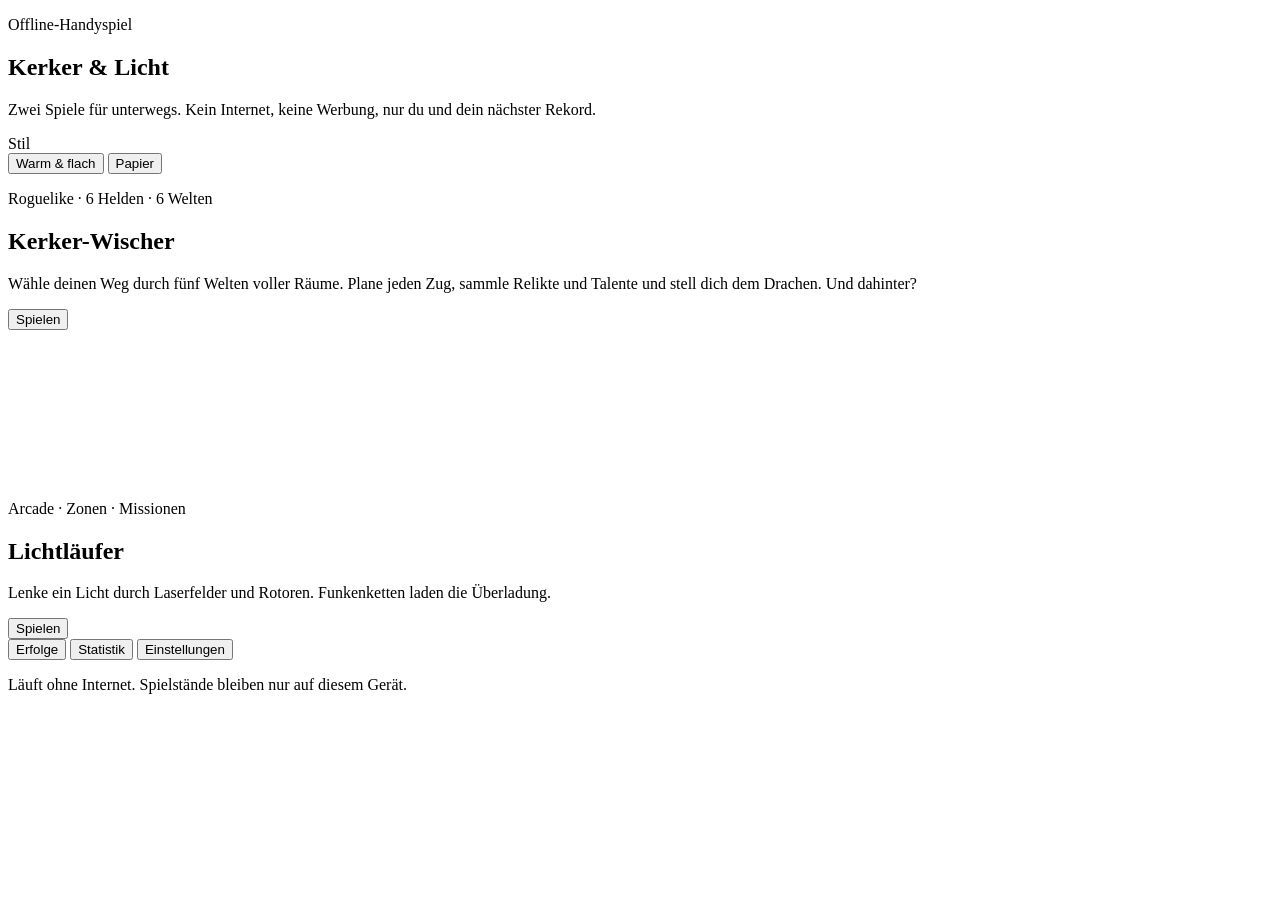
<file: spiel/src/shell.html>
<!DOCTYPE html>
<html lang="de">
<head>
<meta charset="UTF-8">
<meta name="viewport" content="width=device-width, initial-scale=1.0, viewport-fit=cover, user-scalable=no">
<title>Kerker &amp; Licht</title>
<meta name="description" content="Zwei Offline-Handyspiele: Kerker-Wischer, ein Roguelike auf neun Feldern, und Lichtläufer, ein Arcade-Spiel für einen Finger.">
<meta name="theme-color" content="#EDE6D6">
<meta name="apple-mobile-web-app-capable" content="yes">
<meta name="mobile-web-app-capable" content="yes">
<meta name="apple-mobile-web-app-status-bar-style" content="default">
<meta name="apple-mobile-web-app-title" content="Kerker &amp; Licht">
<!--@PWA-->
<link rel="manifest" href="manifest.webmanifest">
<link rel="icon" type="image/png" href="icons/icon-192.png">
<link rel="apple-touch-icon" href="icons/icon-192.png">
<!--@/PWA-->
<style>/*@FONTS@*/</style>
<style>/*@CSS@*/</style>
</head>
<body>

<svg width="0" height="0" style="position:absolute" aria-hidden="true" focusable="false">
  <filter id="rough" x="-10%" y="-10%" width="120%" height="120%">
    <feTurbulence type="fractalNoise" baseFrequency="0.04" numOctaves="2" seed="7" result="n"/>
    <feDisplacementMap in="SourceGraphic" in2="n" scale="3.2" xChannelSelector="R" yChannelSelector="G"/>
  </filter>
</svg>

<div class="app" id="app">

  <!-- ===================== STARTSEITE ===================== -->
  <section class="screen hub" id="hub">
    <header class="hub-head">
      <p class="eyebrow">Offline-Handyspiel</p>
      <h1>Kerker <span class="amp">&amp;</span> Licht</h1>
      <p class="lede">Zwei Spiele für unterwegs. Kein Internet, keine Werbung, nur du und dein nächster Rekord.</p>
    </header>

    <div class="style-row">
      <span class="lbl">Stil</span>
      <div class="seg" role="radiogroup" aria-label="Grafikstil">
        <button type="button" role="radio" id="styleWarm" data-style-btn="warm" aria-checked="true">Warm &amp; flach</button>
        <button type="button" role="radio" id="stylePapier" data-style-btn="papier" aria-checked="false">Papier</button>
      </div>
    </div>

    <div class="games">
      <article class="game-card feature">
        <div class="gc-art"><div class="mini-board" id="miniBoard"></div></div>
        <div class="gc-body">
          <p class="gc-tag">Roguelike · 6 Helden · 6 Welten</p>
          <h2>Kerker-Wischer</h2>
          <p class="desc">Wähle deinen Weg durch fünf Welten voller Räume. Plane jeden Zug, sammle Relikte und Talente und stell dich dem Drachen. Und dahinter?</p>
          <p class="gc-stats" id="kHubStats"></p>
          <div class="gc-actions">
            <button type="button" class="btn" id="goKerker">Spielen</button>
            <span class="daily-chip" id="kDailyChip" hidden>Tagesgruft offen</span>
          </div>
        </div>
      </article>

      <article class="game-card">
        <div class="gc-art dark"><canvas id="lichtPreview" aria-label="Vorschau Lichtläufer"></canvas></div>
        <div class="gc-body">
          <p class="gc-tag">Arcade · Zonen · Missionen</p>
          <h2>Lichtläufer</h2>
          <p class="desc">Lenke ein Licht durch Laserfelder und Rotoren. Funkenketten laden die Überladung.</p>
          <p class="gc-stats" id="lHubStats"></p>
          <div class="gc-actions">
            <button type="button" class="btn" id="goLicht">Spielen</button>
          </div>
        </div>
      </article>
    </div>

    <footer class="hub-foot">
      <div class="chips">
        <button type="button" class="chip" id="btnAch">Erfolge</button>
        <button type="button" class="chip" id="btnStats">Statistik</button>
        <button type="button" class="chip" id="btnSettings">Einstellungen</button>
        <button type="button" class="chip accent" id="btnInstall" hidden>Als App installieren</button>
      </div>
      <p class="fineprint">Läuft ohne Internet. Spielstände bleiben nur auf diesem Gerät.</p>
    </footer>
  </section>

  <!-- ===================== KERKER: MENÜ ===================== -->
  <section class="screen kmenu" id="kmenu" hidden>
    <div class="topbar">
      <button type="button" class="icon-btn" data-go="hub" aria-label="Zurück zur Startseite">
        <svg viewBox="0 0 24 24" aria-hidden="true"><path d="M15 5l-7 7 7 7" fill="none" stroke="currentColor" stroke-width="2.4" stroke-linecap="round" stroke-linejoin="round"/></svg>
      </button>
      <div class="tb-title">Kerker-Wischer<small id="kmSub">Schatz 0 Gold</small></div>
      <button type="button" class="icon-btn" id="kmHelp" aria-label="So geht’s">
        <svg viewBox="0 0 24 24" aria-hidden="true"><path d="M9.2 9.2a2.9 2.9 0 1 1 4.1 2.6c-.8.4-1.3 1-1.3 1.9v.6M12 17.6v.2" fill="none" stroke="currentColor" stroke-width="2.3" stroke-linecap="round"/></svg>
      </button>
    </div>
    <div class="scroll">
      <button type="button" class="resume" id="kResume" hidden></button>

      <h3 class="sec">Held</h3>
      <div class="heroes" id="kHeroes" role="radiogroup" aria-label="Held wählen"></div>
      <div class="hero-info" id="kHeroInfo"></div>

      <h3 class="sec">Modus</h3>
      <div class="modes" id="kModes"></div>

      <div class="tools">
        <button type="button" class="btn sec small" id="kmUpgrades">Upgrades</button>
        <button type="button" class="btn sec small" id="kmCodex">Kompendium</button>
      </div>
    </div>
  </section>

  <!-- ===================== KERKER: KARTE ===================== -->
  <section class="screen kmap" id="kmap" hidden>
    <div class="topbar">
      <button type="button" class="icon-btn" id="kmapPause" aria-label="Menü">
        <svg viewBox="0 0 24 24" aria-hidden="true"><path d="M5 7h14M5 12h14M5 17h14" fill="none" stroke="currentColor" stroke-width="2.3" stroke-linecap="round"/></svg>
      </button>
      <div class="tb-title"><span id="kmapTitle">Welt 1</span><small id="kmapSub">Wähle deinen Weg</small></div>
      <div class="tb-mode" id="kmapMode">Abenteuer</div>
    </div>
    <div class="map-hud" id="kmapHud"></div>
    <div class="map-scroll" id="kmapScroll"><div class="map" id="kmapInner"></div></div>
    <canvas class="fx-canvas" id="kmapFx" aria-hidden="true"></canvas>
    <div class="banner" id="kmapBanner" hidden></div>
  </section>

  <!-- ===================== KERKER: SPIEL ===================== -->
  <section class="screen kerker" id="kerker" hidden>
    <div class="topbar">
      <button type="button" class="icon-btn" id="kPause" aria-label="Pause">
        <svg viewBox="0 0 24 24" aria-hidden="true"><path d="M5 7h14M5 12h14M5 17h14" fill="none" stroke="currentColor" stroke-width="2.3" stroke-linecap="round"/></svg>
      </button>
      <div class="tb-title"><span id="kRoomName">Kampf</span><small id="kSub">Welt 1</small></div>
      <div class="tb-mode" id="kModeTag">Abenteuer</div>
    </div>

    <div class="hud">
      <div class="hud-box" id="kHpBox">
        <span class="lbl">Leben</span>
        <span class="val"><span class="hi-heart" data-icon="heart"></span><b id="kHp">10/10</b></span>
        <span class="bar"><i id="kHpBar"></i></span>
      </div>
      <div class="hud-box" id="kWpnBox">
        <span class="lbl" id="kWpnLbl">Waffe</span>
        <span class="val"><span class="hi-sword" id="kWpnIc"></span><b id="kWpn">–</b></span>
      </div>
      <div class="hud-box" id="kGoldBox">
        <span class="lbl">Gold</span>
        <span class="val"><span class="hi-coin" data-icon="coin"></span><b id="kGold">0</b></span>
      </div>
      <div class="hud-box" id="kLvlBox">
        <span class="lbl">Stufe</span>
        <span class="val"><span class="hi-star" data-icon="star"></span><b id="kLvl">1</b></span>
        <span class="bar xp"><i id="kXpBar"></i></span>
      </div>
    </div>

    <div class="goalrow">
      <div class="goal" id="kGoal"></div>
      <div class="nextq" id="kNext" aria-label="Als Nächstes"></div>
    </div>

    <div class="board-wrap" id="kBoardWrap">
      <div class="board" id="board" aria-label="Spielfeld"></div>
    </div>

    <div class="kbar">
      <button type="button" class="ability" id="kAbility"></button>
      <div class="items" id="kItems" aria-label="Tasche"></div>
      <button type="button" class="relic-btn" id="kRelics" aria-label="Relikte ansehen"></button>
    </div>
    <p class="log" id="kLog" aria-live="polite"></p>

    <button type="button" class="tipnote" id="kTip" hidden></button>
    <div class="cardinfo" id="kInfo" hidden></div>
    <div class="banner" id="kBanner" hidden></div>
    <canvas class="fx-canvas" id="kFx" aria-hidden="true"></canvas>
  </section>

  <!-- ===================== LICHT: MENÜ ===================== -->
  <section class="screen lmenu" id="lmenu" hidden>
    <div class="topbar">
      <button type="button" class="icon-btn" data-go="hub" aria-label="Zurück zur Startseite">
        <svg viewBox="0 0 24 24" aria-hidden="true"><path d="M15 5l-7 7 7 7" fill="none" stroke="currentColor" stroke-width="2.4" stroke-linecap="round" stroke-linejoin="round"/></svg>
      </button>
      <div class="tb-title">Lichtläufer<small id="lmSub">Rang 1</small></div>
      <button type="button" class="icon-btn" id="lmHelp" aria-label="So geht’s">
        <svg viewBox="0 0 24 24" aria-hidden="true"><path d="M9.2 9.2a2.9 2.9 0 1 1 4.1 2.6c-.8.4-1.3 1-1.3 1.9v.6M12 17.6v.2" fill="none" stroke="currentColor" stroke-width="2.3" stroke-linecap="round"/></svg>
      </button>
    </div>
    <div class="scroll">
      <div class="lm-stage"><canvas id="lmCanvas" aria-hidden="true"></canvas></div>
      <div class="stats" id="lmStats"></div>
      <button type="button" class="btn big" id="lmStart">Los geht’s</button>
      <div class="missions" id="lmMissions"></div>
      <div class="tools">
        <button type="button" class="btn sec small" id="lmUpgrades">Upgrades</button>
        <button type="button" class="btn sec small" id="lmSkins">Skins</button>
      </div>
    </div>
  </section>

  <!-- ===================== LICHT: SPIEL ===================== -->
  <section class="screen licht" id="licht" hidden>
    <canvas id="lichtCanvas" aria-label="Spielfeld Lichtläufer"></canvas>
    <div class="r-hud">
      <button type="button" class="icon-btn" id="lPause" aria-label="Pause">
        <svg viewBox="0 0 24 24" aria-hidden="true"><path d="M9 6v12M15 6v12" fill="none" stroke="currentColor" stroke-width="2.6" stroke-linecap="round"/></svg>
      </button>
      <div class="r-score">
        <b id="rScore">0</b>
        <span class="r-mult" id="rMult"></span>
        <span class="r-powers" id="rPowers"></span>
      </div>
      <div class="r-side" id="rShields" aria-label="Schilde"></div>
    </div>
    <div class="r-zone" id="rZone"></div>
    <div class="r-fever" id="rFever"><i></i><span>Überladung</span></div>
  </section>

  <div class="sheet-back" id="sheetBack" hidden><div class="sheet" id="sheet" role="dialog" aria-modal="true"></div></div>
  <div class="toast" id="toast" role="status" hidden></div>
</div>

<script>/*@JS@*/</script>
</body>
</html>
</file>
<file: eier/styles.css>
/* Eier-Timer */
:root {
  --bg: #FFF6E9;
  --surface: #FFFFFF;
  --sunk: #F7ECDD;
  --wahl: #FFFFFF;
  --ink: #2A2118;
  --ink-2: #6F604F;
  --ink-3: #A08F7C;
  --line: rgba(42, 33, 24, .10);
  --accent: #F59E0B;
  --accent-strong: #D97706;
  --accent-ink: #2A1800;
  --accent-soft: #FFE8BF;
  --warn: #B45309;
  --danger: #C2410C;
  --eiweiss: #FFFFFF;
  --schatten: 0 1px 0 rgba(42, 33, 24, .04), 0 12px 30px -18px rgba(90, 60, 20, .45);
  --r-lg: 24px;
  --r-md: 16px;
  --r-sm: 12px;
  --font: ui-rounded, "SF Pro Rounded", -apple-system, BlinkMacSystemFont, system-ui, "Segoe UI", Roboto, sans-serif;
  color-scheme: light;
}
@media (prefers-color-scheme: dark) {
  :root {
    --bg: #16120E;
    --surface: #221B15;
    --sunk: #2D251D;
    --wahl: #4A3C2D;
    --ink: #F6EEE4;
    --ink-2: #C3B4A2;
    --ink-3: #8B7D6D;
    --line: rgba(246, 238, 228, .11);
    --accent: #FFB020;
    --accent-strong: #FFC24D;
    --accent-ink: #231500;
    --accent-soft: #3D2E14;
    --warn: #FBBF5A;
    --danger: #FF8A5C;
    --eiweiss: #FBF7F1;
    --schatten: 0 1px 0 rgba(255, 255, 255, .03), 0 14px 30px -18px rgba(0, 0, 0, .8);
    color-scheme: dark;
  }
}

* { box-sizing: border-box; }
html { -webkit-text-size-adjust: 100%; }
body {
  margin: 0;
  background: var(--bg);
  color: var(--ink);
  font-family: var(--font);
  font-size: 17px;
  line-height: 1.4;
  -webkit-tap-highlight-color: transparent;
  overscroll-behavior-y: none;
}
button, input { font: inherit; color: inherit; }
button { cursor: pointer; }
[hidden] { display: none !important; }

.app {
  max-width: 560px;
  margin: 0 auto;
  padding: calc(env(safe-area-inset-top) + 12px) max(16px, env(safe-area-inset-right)) calc(env(safe-area-inset-bottom) + 28px) max(16px, env(safe-area-inset-left));
}

.kopf { display: flex; align-items: center; gap: 10px; padding: 6px 4px 14px; }
.kopf h1 { margin: 0; font-size: 26px; font-weight: 800; letter-spacing: -.01em; }
.logo { width: 30px; height: 38px; filter: drop-shadow(0 3px 4px rgba(120, 70, 0, .18)); }
.ei-weiss { fill: var(--eiweiss); stroke: var(--line); stroke-width: 1.5; }

.karte {
  background: var(--surface);
  border-radius: var(--r-lg);
  box-shadow: var(--schatten);
  padding: 18px;
  margin-bottom: 14px;
}

/* Ergebnis */
.ergebnis { text-align: center; padding-top: 20px; }
.erg-label { margin: 0; color: var(--ink-2); font-size: 15px; font-weight: 600; text-transform: uppercase; letter-spacing: .08em; }
.erg-zeit {
  margin: 2px 0 0;
  font-size: clamp(64px, 22vw, 104px);
  font-weight: 800;
  line-height: 1;
  letter-spacing: -.03em;
  font-variant-numeric: tabular-nums;
}
.erg-unter { margin: 8px 0 0; color: var(--ink-2); font-size: 15px; min-height: 1.4em; }
.erg-warnung { margin: 10px 0 0; color: var(--danger); font-weight: 600; font-size: 15px; }
.werte {
  list-style: none; margin: 16px 0 0; padding: 0;
  display: grid; grid-template-columns: repeat(3, 1fr); gap: 8px;
}
.werte li { background: var(--sunk); border-radius: var(--r-sm); padding: 8px 6px; }
.werte b { display: block; font-size: 17px; font-variant-numeric: tabular-nums; }
.werte span { display: block; font-size: 12px; color: var(--ink-2); }

/* Knöpfe */
.knopf {
  display: block; width: 100%;
  min-height: 54px;
  border: 0; border-radius: var(--r-md);
  font-size: 19px; font-weight: 700;
  transition: transform .08s ease, filter .15s ease;
}
.knopf:active { transform: scale(.98); }
.knopf:disabled { opacity: .45; cursor: not-allowed; transform: none; }
.knopf.haupt { background: var(--accent); color: var(--accent-ink); margin-top: 16px; box-shadow: 0 8px 20px -10px rgba(217, 119, 6, .7); }
.knopf.zweit { background: var(--sunk); color: var(--ink); font-size: 16px; min-height: 46px; margin-top: 10px; }
.knopf.leise { background: transparent; color: var(--ink-2); font-size: 16px; min-height: 46px; }
.knopf.klein { width: auto; padding: 0 18px; display: inline-block; }
.knopf.gross { min-height: 64px; font-size: 21px; }
.knopf:focus-visible, .rund:focus-visible { outline: 3px solid var(--accent); outline-offset: 2px; }

/* Gruppen */
.gruppe { border: 0; margin: 0; padding: 0; min-width: 0; }
.gruppe + .gruppe { margin-top: 18px; }
legend, .legende { font-size: 15px; font-weight: 700; color: var(--ink-2); padding: 0; margin-bottom: 10px; }
.zeile { display: flex; align-items: center; justify-content: space-between; gap: 12px; }
.zeile .legende { margin: 0; }

.segment { display: flex; gap: 6px; background: var(--sunk); padding: 4px; border-radius: var(--r-md); }
.segment label { flex: 1 1 0; min-width: 0; position: relative; }
.segment input, .kacheln input { position: absolute; opacity: 0; pointer-events: none; }
.segment span {
  display: flex; flex-direction: column; align-items: center; justify-content: center;
  min-height: 46px; padding: 6px 4px; border-radius: 12px;
  text-align: center; font-weight: 700; font-size: 16px; line-height: 1.15;
  color: var(--ink-2); cursor: pointer;
  transition: background .15s ease, color .15s ease;
}
.segment small { display: block; font-weight: 500; font-size: 12px; color: var(--ink-3); margin-top: 2px; }
.segment input:checked + span { background: var(--wahl); color: var(--ink); box-shadow: 0 1px 2px rgba(0, 0, 0, .08), 0 2px 8px -4px rgba(0, 0, 0, .25); }
.segment input:checked + span small { color: var(--ink-2); }
.segment input:focus-visible + span, .kacheln input:focus-visible + span { outline: 3px solid var(--accent); outline-offset: 1px; }

.kacheln { display: grid; grid-template-columns: repeat(4, 1fr); gap: 8px; }
.kacheln label { position: relative; }
.kacheln span {
  display: flex; flex-direction: column; align-items: center; gap: 6px;
  padding: 10px 4px 10px; border-radius: var(--r-md);
  background: var(--sunk); border: 2px solid transparent;
  font-weight: 700; font-size: 14px; text-align: center; cursor: pointer;
  color: var(--ink-2);
  transition: border-color .15s ease, background .15s ease;
}
.kacheln svg { width: 36px; height: 45px; }
.kacheln input:checked + span { border-color: var(--accent); background: var(--accent-soft); color: var(--ink); }
.garinfo { margin: 10px 2px 0; color: var(--ink-2); font-size: 15px; min-height: 1.4em; }

.zaehler { display: flex; align-items: center; gap: 6px; background: var(--sunk); border-radius: 999px; padding: 4px; }
.rund {
  width: 44px; height: 44px; border-radius: 50%; border: 0;
  background: var(--wahl); font-size: 24px; font-weight: 600; line-height: 1;
  box-shadow: 0 1px 2px rgba(0, 0, 0, .08);
}
.rund:disabled { opacity: .4; }
.zaehler output { min-width: 2.2ch; text-align: center; font-size: 22px; font-weight: 800; font-variant-numeric: tabular-nums; }

.hinweis { margin: 10px 2px 0; color: var(--ink-2); font-size: 15px; }
.hinweis.warn { color: var(--warn); font-weight: 600; }
.druck-panel { margin-top: 4px; }
.eingabe { display: flex; align-items: center; justify-content: space-between; gap: 12px; margin-top: 12px; font-weight: 600; }
.feld { display: flex; align-items: center; gap: 6px; background: var(--sunk); border-radius: var(--r-sm); padding: 0 12px; }
.feld input { width: 6ch; border: 0; background: transparent; padding: 10px 0; font-size: 18px; font-weight: 700; text-align: right; outline: none; }
.feld:focus-within { outline: 3px solid var(--accent); }

/* Details */
.details summary { font-weight: 700; cursor: pointer; list-style: none; display: flex; justify-content: space-between; align-items: center; }
.details summary::-webkit-details-marker { display: none; }
.details summary::after { content: "›"; font-size: 24px; color: var(--ink-3); transition: transform .2s ease; }
.details[open] summary::after { transform: rotate(90deg); }
.tabelle { display: grid; grid-template-columns: 1fr auto; gap: 8px 12px; margin: 16px 0 0; font-size: 15px; }
.tabelle dt { color: var(--ink-2); }
.tabelle dd { margin: 0; font-weight: 700; text-align: right; font-variant-numeric: tabular-nums; }
.tabelle .summe { border-top: 1px solid var(--line); padding-top: 8px; }
.text { color: var(--ink-2); font-size: 15px; margin-top: 14px; }
.text p { margin: 0 0 10px; }
.fuss { text-align: center; color: var(--ink-3); font-size: 13px; margin: 18px 0 0; }

/* Timer */
.timer {
  position: fixed; inset: 0; z-index: 10;
  background: var(--bg);
  display: flex; align-items: center; justify-content: center;
  padding: calc(env(safe-area-inset-top) + 16px) 16px calc(env(safe-area-inset-bottom) + 16px);
  overflow-y: auto;
}
.timer-inhalt { width: 100%; max-width: 440px; text-align: center; }
.t-phase { margin: 0; font-size: 26px; font-weight: 800; }
.t-info { margin: 4px 0 0; color: var(--ink-2); font-size: 15px; }
.ring-box { position: relative; width: min(84vw, 340px, 46vh); aspect-ratio: 1; margin: 22px auto 10px; }
.ring { width: 100%; height: 100%; transform: rotate(-90deg); }
.ring-bahn { fill: none; stroke: var(--sunk); stroke-width: 9; }
.ring-fort { fill: none; stroke: var(--accent); stroke-width: 9; stroke-linecap: round; transition: stroke-dashoffset .25s linear; }
.ring-mitte { position: absolute; inset: 0; display: flex; flex-direction: column; align-items: center; justify-content: center; }
.t-zeit {
  margin: 0; font-weight: 800; line-height: 1;
  font-size: min(23vw, 96px, 13vh);
  letter-spacing: -.03em; font-variant-numeric: tabular-nums;
}
.t-unter { margin: 8px 0 0; color: var(--ink-2); font-size: 15px; font-variant-numeric: tabular-nums; }
.t-hinweis { margin: 6px auto 0; color: var(--ink-2); font-size: 16px; max-width: 34ch; min-height: 1.4em; }
.t-knoepfe { margin-top: 14px; display: grid; gap: 4px; }
.t-knoepfe .knopf.haupt { margin-top: 0; }
.t-wach { margin: 10px 0 0; font-size: 13px; color: var(--ink-3); }

.timer.pausiert .ring-fort { stroke: var(--ink-3); }
.timer.pausiert .t-zeit { opacity: .55; }
.timer.heizen .ring-fort { stroke: var(--accent-strong); opacity: .5; }
.timer.fertig { background: var(--accent); color: var(--accent-ink); }
.timer.fertig .t-info, .timer.fertig .t-hinweis, .timer.fertig .t-unter, .timer.fertig .t-wach { color: var(--accent-ink); opacity: .85; }
.timer.fertig .ring-bahn { stroke: rgba(255, 255, 255, .35); }
.timer.fertig .ring-fort { stroke: var(--accent-ink); }
.timer.fertig .knopf.haupt { background: var(--accent-ink); color: var(--accent); box-shadow: none; }
.timer.fertig .knopf.leise { color: var(--accent-ink); }
.timer.fertig .t-zeit { animation: puls 1s ease-in-out infinite; }
@keyframes puls { 50% { transform: scale(1.06); } }
@media (prefers-reduced-motion: reduce) {
  .timer.fertig .t-zeit { animation: none; }
  .ring-fort, .knopf, .segment span { transition: none; }
}

@media (max-width: 380px) {
  .kacheln { grid-template-columns: repeat(2, 1fr); }
  .werte b { font-size: 15px; }
}
</file>
